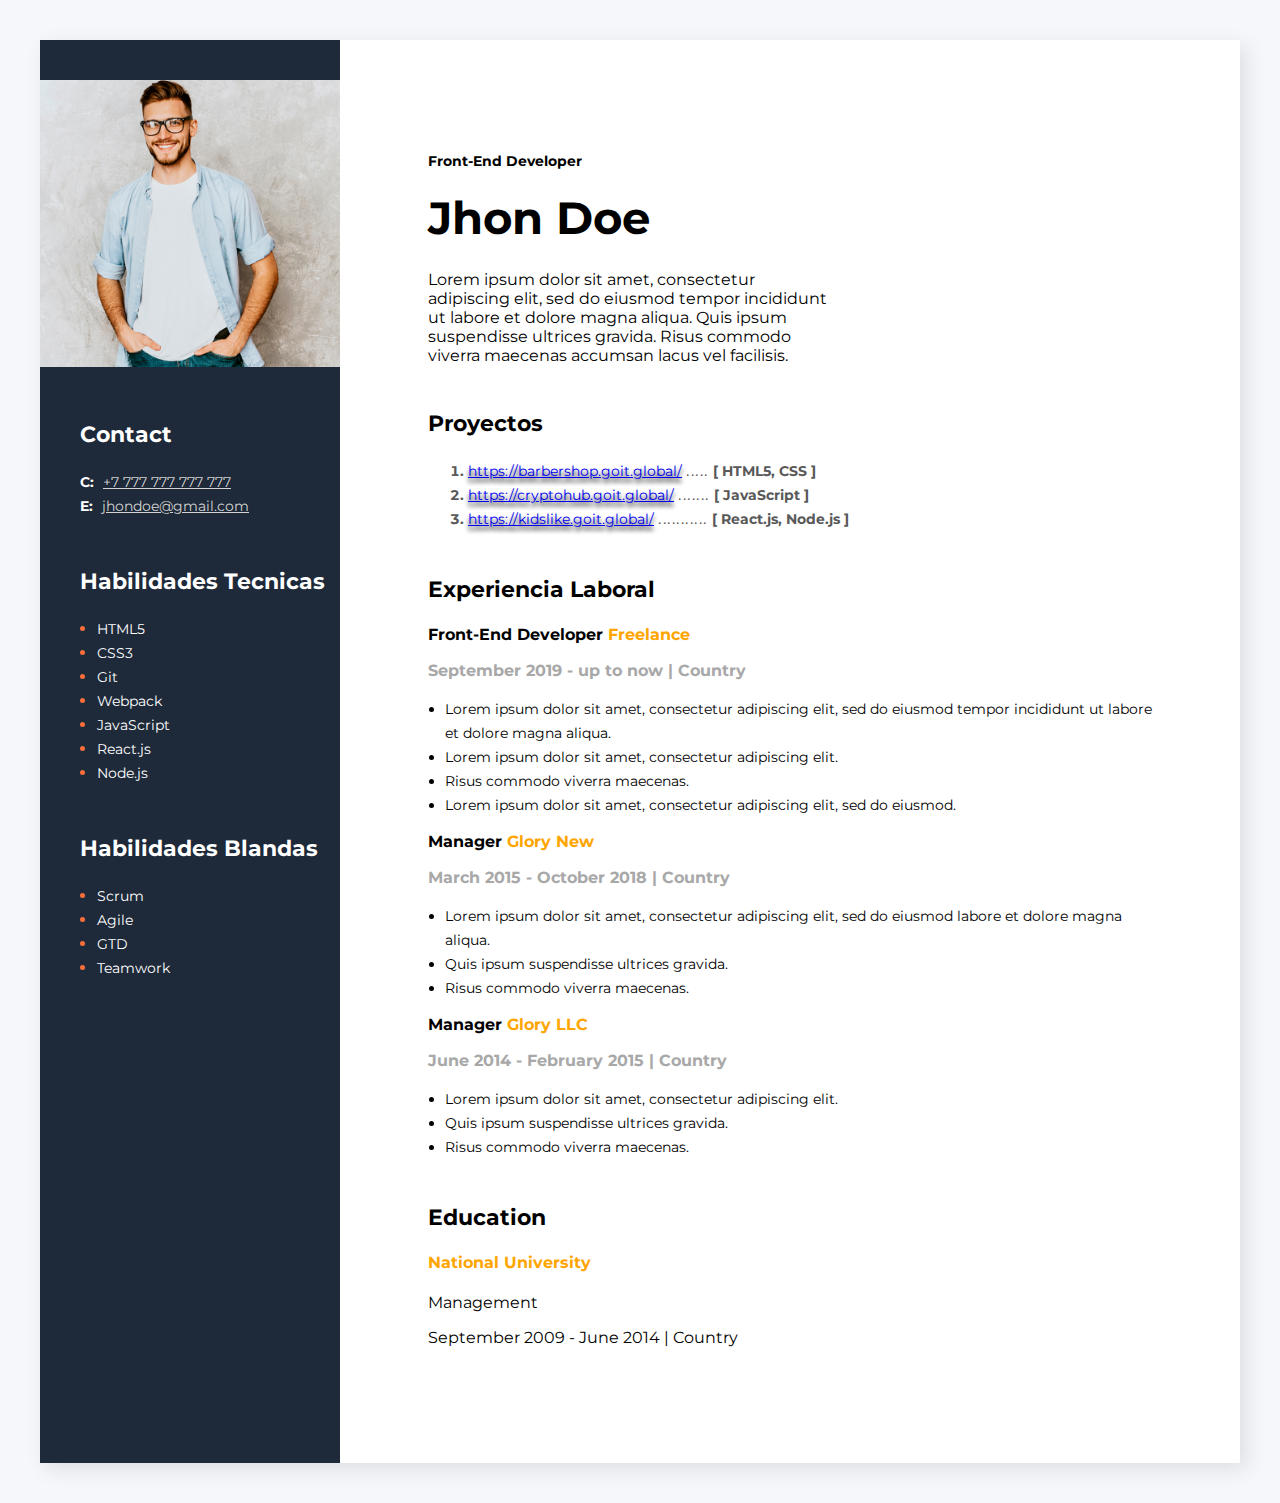
<file: Exercise/Desafio-7-dias/index.html>
<!-- Formatting Toggle -->
<!-- Prettier Code Formater -->
<!-- Live Server -->
<!-- HTML CSS Support -->
<!-- settings -> autosave -->

<!-- '!' ctrl + space -->

<!DOCTYPE html>
<html lang="en">
<head>
    <meta charset="UTF-8">
    <meta http-equiv="X-UA-Compatible" content="IE=edge">
    <meta name="viewport" content="width=3, initial-scale=1.0">
    <title>Document</title>
    <link rel="stylesheet" href="css/styles.css">
    <link href="https://fonts.googleapis.com/css2?family=Montserrat:wght@400;700&display=swap" rel="stylesheet"> 
</head>
<body>
    <!-- Contenedor Principal -->
    <div class="contenedor-principal">
         <!-- Informacion Secundaria -->
         <aside class="informacion-lateral">
            <img src="imagenes/photo.jpg" alt="mi foto perfil" width="300">
            <!-- Contactos -->
            <div class="contactos">
                <h3 class="titulo-lateral">Contact</h3>
                <div>
                    <span class="tipo-contacto">C:</span>
                    <a class="contacto-info" href="tel:+7 777 777 777 777">+7 777 777 777 777 </a>
                </div>
                <div>
                    <span class="tipo-contacto">E: </span>
                    <a class="contacto-info" href="mailto:jhondoe@gmail.com">jhondoe@gmail.com</a>
                </div>
            </div>
            <!-- Habilidades tecnicas -->
            <div class="habilidades-tecnicas">
                <h3 class="titulo-lateral">Habilidades Tecnicas</h3>
                <ul class="lista-lateral">
                    <li>
                        <span class="elemento-lista-lateral">HTML5</span>
                    </li>
                    <li>
                        <span class="elemento-lista-lateral">CSS3</span>
                    </li>
                    <li>
                        <span class="elemento-lista-lateral">Git</span>
                    </li>
                    <li>
                        <span class="elemento-lista-lateral">Webpack</span>
                    </li>
                    <li>
                        <span class="elemento-lista-lateral">JavaScript</span>
                    </li>
                    <li>
                        <span class="elemento-lista-lateral">React.js</span>
                    </li>
                    <li>
                        <span class="elemento-lista-lateral">Node.js</span>
                    </li>
                </ul>
            </div>
            <!-- Soft Skill -->
            <div class="habilidades-blandas">
                <h3 class="titulo-lateral">Habilidades Blandas</h3>
                <ul class="lista-lateral">
                    <li>
                        <span class="elemento-lista-lateral">Scrum</span>
                    </li>
                    <li>
                        <span class="elemento-lista-lateral">Agile</span>
                    </li>
                    <li>
                        <span class="elemento-lista-lateral">GTD</span>
                    </li>
                    <li>
                        <span class="elemento-lista-lateral">Teamwork</span>
                    </li>
                </ul>
            </div>

        </aside>
        <!-- Informacion general -->
        <div class="informacion-general">
            <!-- Descripcion -->
            <div class="descripcion">
                <h2 class="descripcion-profesion"> Front-End Developer</h2>
                <h1 class="nombre">Jhon Doe</h1>
                <p class="texto-descripcion">
                    Lorem ipsum dolor sit amet, consectetur adipiscing elit, sed do eiusmod tempor incididunt ut labore et dolore magna aliqua. Quis ipsum suspendisse ultrices gravida. Risus commodo viverra maecenas accumsan lacus vel facilisis.
                </p>
            </div>
            <!-- Proyectos -->
            <div class="proyectos">
                <h3 class="titulo-seccion-principal">Proyectos</h2>
                <ol class="lista-proyectos">
                    <li>
                        <a class="enlaces-proyectos" href="https://barbershop.goit.global/">https://barbershop.goit.global/</a>
                        <span class="puntos-proyecto">.....</span>
                        <span>[ HTML5, CSS ]</span>
                    </li>
                    <li>
                        <a class="enlaces-proyectos" href="https://cryptohub.goit.global/">https://cryptohub.goit.global/</a>
                        <span class="puntos-proyecto">.......</span>
                        <span>[ JavaScript ]</span>
                    </li>
                    <li>
                        <a class="enlaces-proyectos" href="https://kidslike.goit.global/">https://kidslike.goit.global/</a>
                        <span class="puntos-proyecto">...........</span>
                        <span>[ React.js, Node.js ]</span>
                    </li>
                </ol>
            </div>
            <!-- Experiencia laboral -->
            <div class="experiencia-laboral">
                <h3 class="titulo-seccion-principal">Experiencia Laboral</h3>
                    <!-- Empresa 1 -->
                    <div>
                        <h4 class="puesto-empresa">Front-End Developer <span class="texto-naranja">Freelance</span> </h4>
                        <p class="periodo-empresa">
                            September 2019 - up to now   |   Country                    
                        </p>
                        <ul class="lista-experiencia">
                            <li>
                                Lorem ipsum dolor sit amet, consectetur adipiscing elit, sed do eiusmod tempor incididunt ut labore et dolore magna aliqua. 
                            </li>
                            <li>
                                Lorem ipsum dolor sit amet, consectetur adipiscing elit.    
                            </li>
                            <li>
                                Risus commodo viverra maecenas.    
                            </li>
                            <li>
                                Lorem ipsum dolor sit amet, consectetur adipiscing elit, sed do eiusmod. 
                            </li>
                        </ul>
                    </div>
                    <!-- Empresa 2 -->
                    <div>
                        <h4 class="puesto-empresa">Manager <span class="texto-naranja">Glory New</span> </h4>
                        <p class="periodo-empresa">
                            March 2015 - October 2018   |   Country                    </p>
                        <ul class="lista-experiencia">
                            <li>
                                Lorem ipsum dolor sit amet, consectetur adipiscing elit, sed do eiusmod labore et dolore magna aliqua. 
                            </li>
                            <li>
                                Quis ipsum suspendisse ultrices gravida.
                            </li>
                            <li>
                                Risus commodo viverra maecenas. 
                            </li>
                        </ul>
                    </div>
                    <!-- Empresa 3 -->
                    <div>
                        <h4 class="puesto-empresa">Manager <span class="texto-naranja">Glory LLC</span> </h4>
                        <p class="periodo-empresa">
                            June 2014 - February 2015   |   Country                    
                        </p>
                        <ul class="lista-experiencia"> 
                            <li>
                                Lorem ipsum dolor sit amet, consectetur adipiscing elit. 
                            </li>
                            <li>
                                Quis ipsum suspendisse ultrices gravida.    
                            </li>
                            <li>
                                Risus commodo viverra maecenas.
                            </li>
                        </ul>
                    </div>
            </div>
            <!-- Educacion -->
            <div class="educacion">
                <h3 class="titulo-seccion-principal">Education</h3>
                <div>
                    <h4><span class="texto-naranja">National University</span></h4>
                    <p>Management</p>
                    <p>September 2009 - June 2014   |   Country</p>
                </div>                
            </div>
        </div>
    </div>
</body>
</html>

<!-- Deploy and hosting in netlify !!! -->
</file>
<file: Exercise/Desafio-7-dias/css/styles.css>
body{
    background-color: #f5f7fA;
    font-family: 'Montserrat', Arial, Helvetica, sans-serif ;
}
li{
    line-height: 24px;
}

/***********************/
/* Contenido Principal */
/***********************/

.contenedor-principal{
    display: flex;
    flex-direction: row;
    background-color: white;
    width: 1200px;
    margin: 40px auto;
    box-shadow: 6px 6px 20px rgba(0,0,0,0.1);
}


.primer-elemento-lista{
    background-color: #b9fb69;
}

/***********************/
/* Informacion general */
/***********************/

.informacion-general{
    padding: 100px 88px;
}

/* contenido */

.nombre{
    font-style: normal;
    font-weight: 700;
    font-size: 45px;
    line-height: 55px;
    margin-top: 20px;
    margin-bottom: 25px;
}

.texto-descripcion{
    width: 400px;
}

.descripcion {
    /* background-color: #a1b4d1; */
    /* margin-top: 40px; */
    margin-bottom: 40px;
    /* margin-left: 40px; */
    /* margin-right: 40px; */
}

.descripcion-profesion{
    font-size: 14px;
    font-weight: 700;
}

/* Secciones principales */

.titulo-seccion-principal{
    font-style: normal;
    font-weight: 700;
    font-size: 22px;
    line-height: 27px;
    margin-top: 45px;
}

.lista-proyectos{
    font-style: normal;
    font-weight: 700;
    font-size: 14px;
    line-height: 24px;
    color: #595959;
    /* background-color: #a1b4d1; */
    
    
}

.lista-experiencia{
    font-style: normal;
    font-weight: 400;
    font-size: 14px;
    line-height: 24px;
    padding-left: 17px;
}

.enlaces-proyectos{
    font-style: normal;
    font-weight: 400;
    font-size: 14px;
    line-height: 24px;
    text-shadow: 0px 4px 4px rgba(0,0,0,25);
}

.puntos-proyecto{
    font-style: normal;
    font-weight: 400;
    font-size: 16px;
    line-height: 24px;
    letter-spacing: 1.5px;
    color: #595959;
}
.experiencia-laboral{
    /* background-color: #d1cda1; */
}

.texto-naranja{
    color: orange;
}

.periodo-empresa{
    font-style: normal;
    font-weight: 700;
    font-size: 16px;
    line-height: 20px;
    color: #A8A8A8;
}

.puesto-empresa{
    font-style: normal;
    font-weight: 700;
    font-size: 16px;
    line-height: 20px;
    margin-top: 15px;
    margin-bottom: 11px;
}

.educacion{
    /* background-color: #a1d1b0; */
}

/***********************/
/* Informacion lateral */
/***********************/

.informacion-lateral{
    background-color: #1E2939;
    padding: 40px 0;
}

.titulo-lateral{
    font-style: normal;
    font-weight: 700;
    font-size: 22px;
    line-height: 27px;
    color: white;
    margin-top: 50px;
}

.contactos, .habilidades-tecnicas, .habilidades-blandas{
    margin-left: 40px;
}   

/***********************/
/*  Seccion contactos  */
/***********************/

.tipo-contacto{
    color: white;
    font-style: normal;
    font-weight: 700;
    font-size: 14px;
    line-height: 24px;
    margin-right: 5px;
}

.contacto-info{
    color: lightgrey;
    font-style: normal;
    font-weight: 400;
    font-size: 14px;
    line-height: 24px;
}

/***********************/
/*   Seccio de lista   */
/***********************/

.lista-lateral{
    padding: 0;
    padding-left: 17px;
    color: white;
}

.lista-lateral > li{
    color: #fb6e3a;
}

.elemento-lista-lateral{
    font-style: normal;
    font-weight: 400;
    font-size: 14px;
    line-height: 24px;
    color: white;
}
</file>
